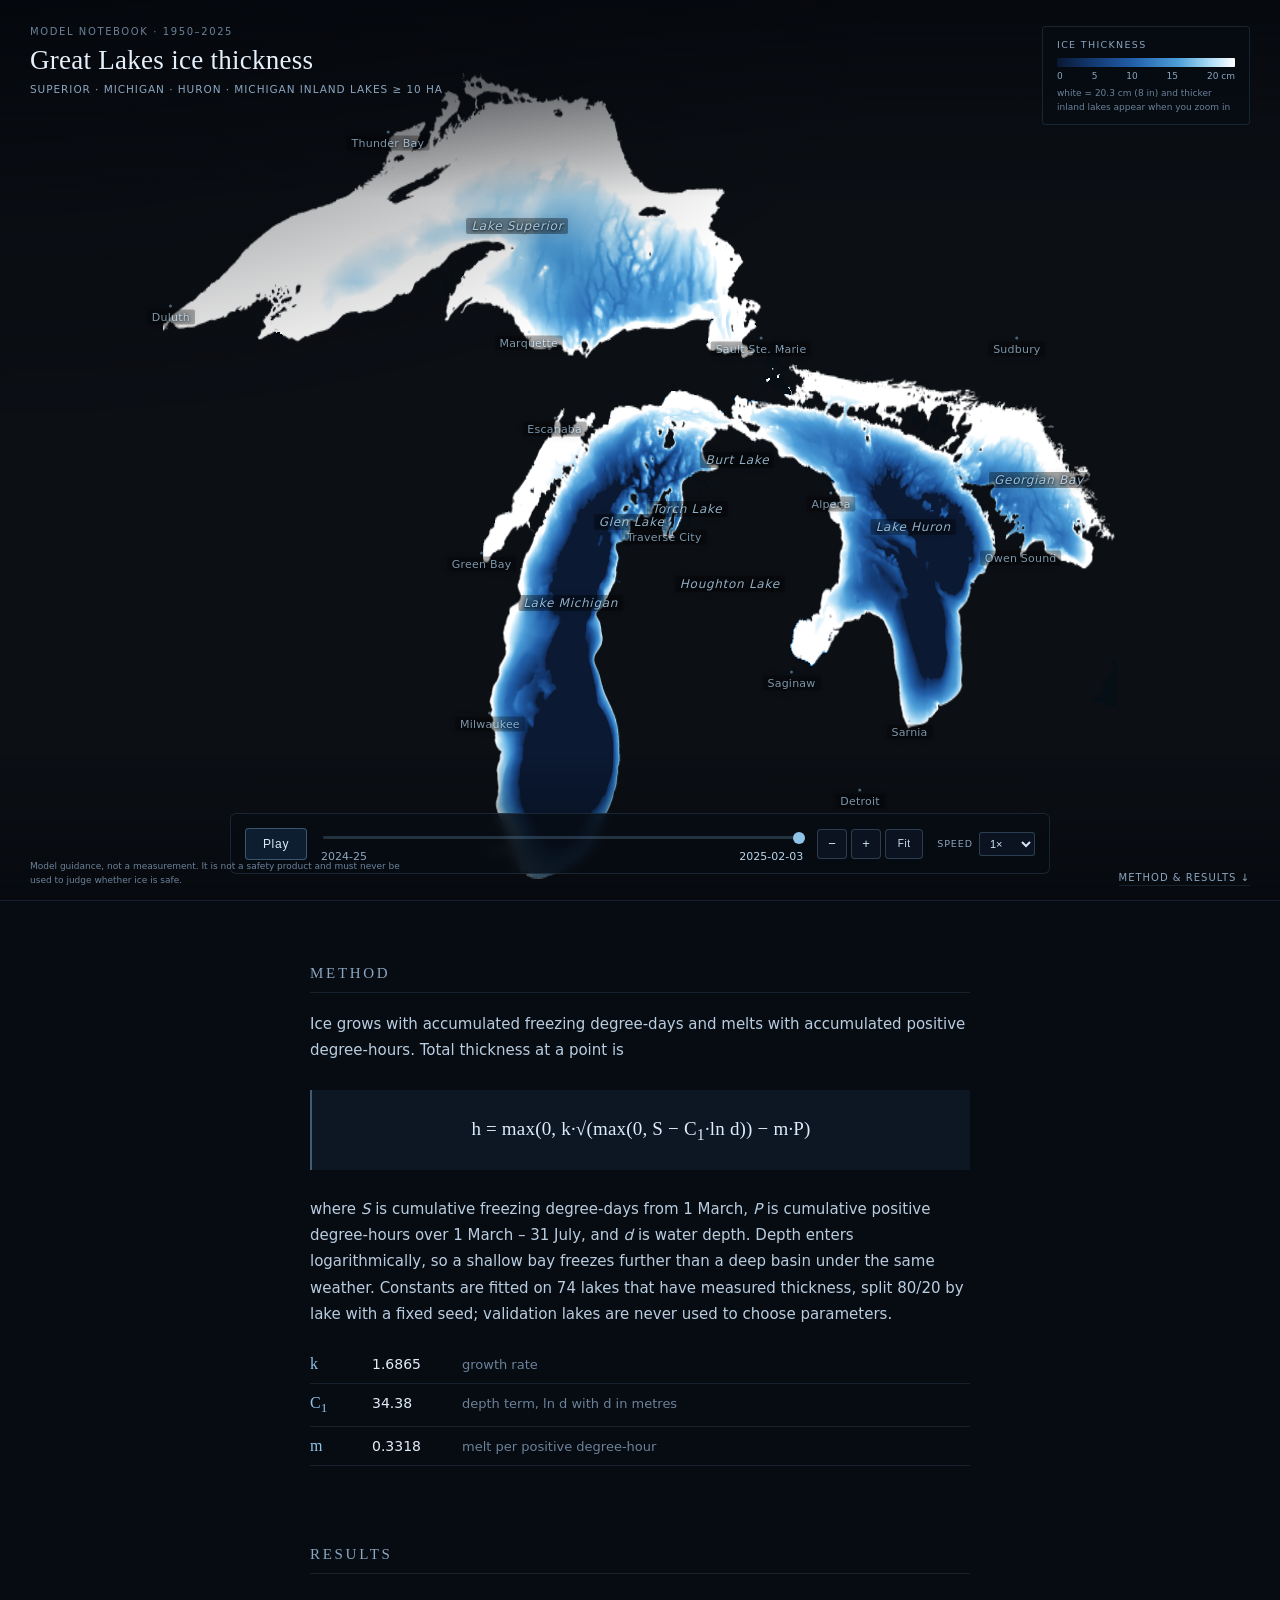
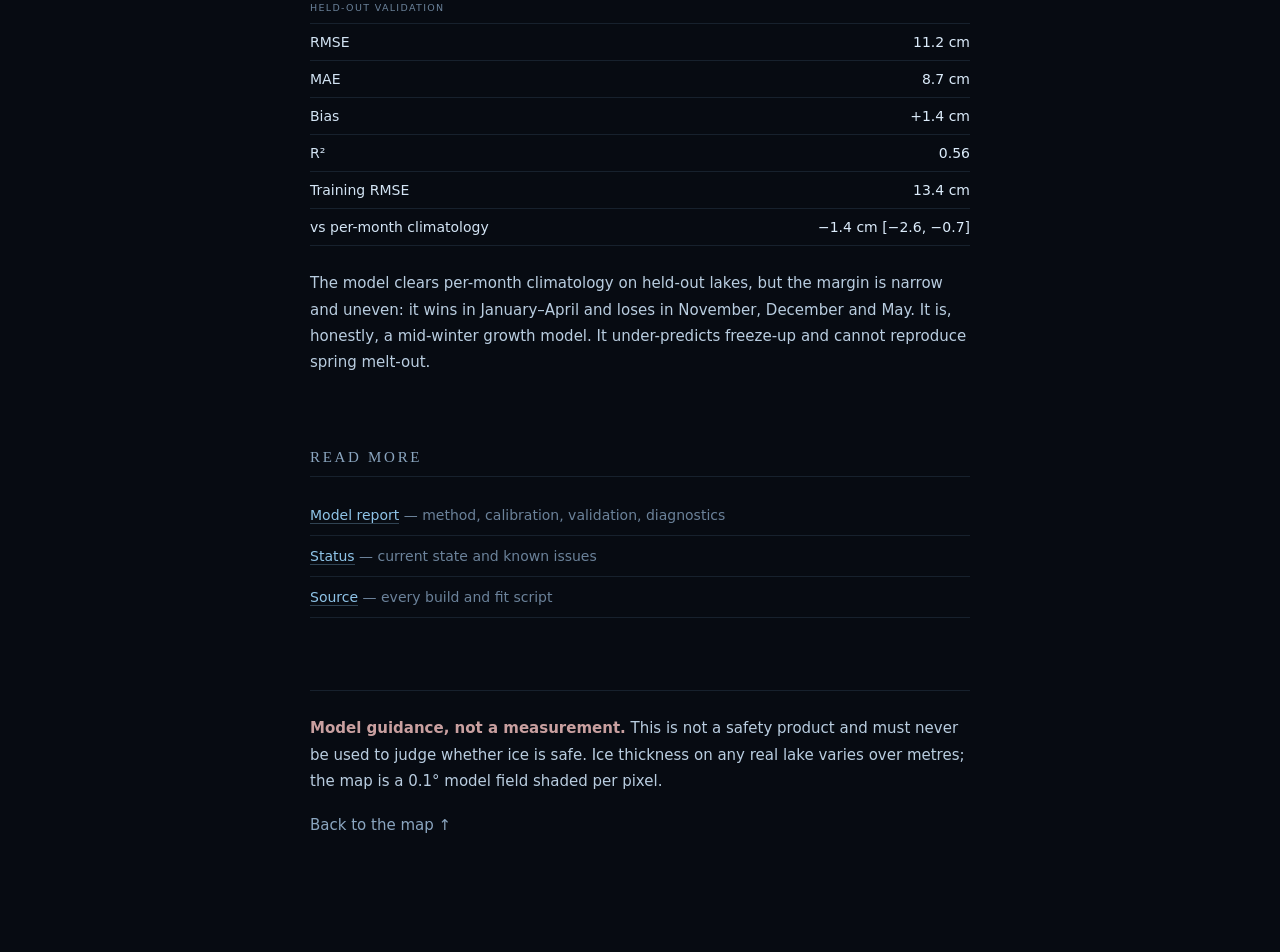
<file: index.html>
<!doctype html>
<html lang="en">
<head>
<meta charset="utf-8">
<meta name="viewport" content="width=device-width, initial-scale=1">
<title>Great Lakes ice thickness, 1950–2025</title>
<meta name="description" content="Modelled lake ice thickness for Lake Superior, Lake Michigan, Lake Huron and Michigan inland lakes, 1950–2025. Model guidance, not a measurement.">
<link rel="stylesheet" href="style.css">
</head>
<body>

<section id="stage">
  <canvas id="map"></canvas>
  <div id="scrim" aria-hidden="true"></div>
  <div id="labels" aria-hidden="true"></div>

  <div id="chrome">
    <header id="titleblock">
      <p class="kicker">Model notebook · 1950–2025</p>
      <h1>Great Lakes ice thickness</h1>
      <p class="sub">Superior · Michigan · Huron · Michigan inland lakes ≥ 10 ha</p>
    </header>

    <div id="legend">
      <div class="legend-title">Ice thickness</div>
      <div class="legend-bar"></div>
      <div class="legend-ticks"><span>0</span><span>5</span><span>10</span><span>15</span><span>20 cm</span></div>
      <div class="legend-note">white = 20.3 cm (8 in) and thicker<br>inland lakes appear when you zoom in</div>
    </div>

    <div id="controls">
      <button id="play" type="button" aria-label="Play">Play</button>
      <div class="scrub">
        <input id="season" type="range" min="0" max="0" step="1" value="0" aria-label="Season">
        <div class="scrub-row"><span id="seasonLabel">—</span><span id="dateLabel"></span></div>
      </div>
      <div class="zoomers" role="group" aria-label="Zoom">
        <button id="zoomOut" type="button" aria-label="Zoom out">−</button>
        <button id="zoomIn" type="button" aria-label="Zoom in">+</button>
        <button id="fit" type="button" aria-label="Reset view">Fit</button>
      </div>
      <label class="speed">Speed
        <select id="speed">
          <option value="0.5">0.5×</option>
          <option value="1" selected>1×</option>
          <option value="2">2×</option>
          <option value="4">4×</option>
        </select>
      </label>
    </div>

    <footer id="disclaimer">
      Model guidance, not a measurement. It is not a safety product and must
      never be used to judge whether ice is safe.
    </footer>

    <a id="scrollhint" href="#notebook">Method &amp; results ↓</a>
  </div>

  <div id="loading">Loading…</div>
  <div id="error" hidden></div>
</section>

<main id="notebook">

  <section class="sheet">
    <h2>Method</h2>
    <p>
      Ice grows with accumulated freezing degree-days and melts with accumulated
      positive degree-hours. Total thickness at a point is
    </p>
    <p class="formula">h = max(0, k·√(max(0, S − C<sub>1</sub>·ln d)) − m·P)</p>
    <p>
      where <em>S</em> is cumulative freezing degree-days from 1 March, <em>P</em>
      is cumulative positive degree-hours over 1 March – 31 July, and <em>d</em>
      is water depth. Depth enters logarithmically, so a shallow bay freezes
      further than a deep basin under the same weather. Constants are fitted on
      74 lakes that have measured thickness, split 80/20 by lake with a fixed
      seed; validation lakes are never used to choose parameters.
    </p>
    <table class="params">
      <tbody>
        <tr><th>k</th><td>1.6865</td><td>growth rate</td></tr>
        <tr><th>C<sub>1</sub></th><td>34.38</td><td>depth term, ln d with d in metres</td></tr>
        <tr><th>m</th><td>0.3318</td><td>melt per positive degree-hour</td></tr>
      </tbody>
    </table>
  </section>

  <section class="sheet">
    <h2>Results</h2>
    <table class="results">
      <thead><tr><th>Held-out validation</th><th></th></tr></thead>
      <tbody>
        <tr><td>RMSE</td><td>11.2 cm</td></tr>
        <tr><td>MAE</td><td>8.7 cm</td></tr>
        <tr><td>Bias</td><td>+1.4 cm</td></tr>
        <tr><td>R²</td><td>0.56</td></tr>
        <tr><td>Training RMSE</td><td>13.4 cm</td></tr>
        <tr><td>vs per-month climatology</td><td>−1.4 cm [−2.6, −0.7]</td></tr>
      </tbody>
    </table>
    <p>
      The model clears per-month climatology on held-out lakes, but the margin is
      narrow and uneven: it wins in January–April and loses in November,
      December and May. It is, honestly, a mid-winter growth model. It
      under-predicts freeze-up and cannot reproduce spring melt-out.
    </p>
  </section>

  <section class="sheet">
    <h2>Read more</h2>
    <ul class="links">
      <li><a href="https://github.com/evanehodson/great-lakes-ice-thickness/blob/main/reports/model-v1.md">Model report</a> — method, calibration, validation, diagnostics</li>
      <li><a href="https://github.com/evanehodson/great-lakes-ice-thickness/blob/main/reports/STATUS.md">Status</a> — current state and known issues</li>
      <li><a href="https://github.com/evanehodson/great-lakes-ice-thickness">Source</a> — every build and fit script</li>
    </ul>
  </section>

  <footer class="colophon">
    <p>
      <strong>Model guidance, not a measurement.</strong> This is not a safety
      product and must never be used to judge whether ice is safe. Ice thickness
      on any real lake varies over metres; the map is a 0.1° model field shaded
      per pixel.
    </p>
    <p><a href="#stage">Back to the map ↑</a></p>
  </footer>

</main>

<script src="app.js"></script>
</body>
</html>
</file>
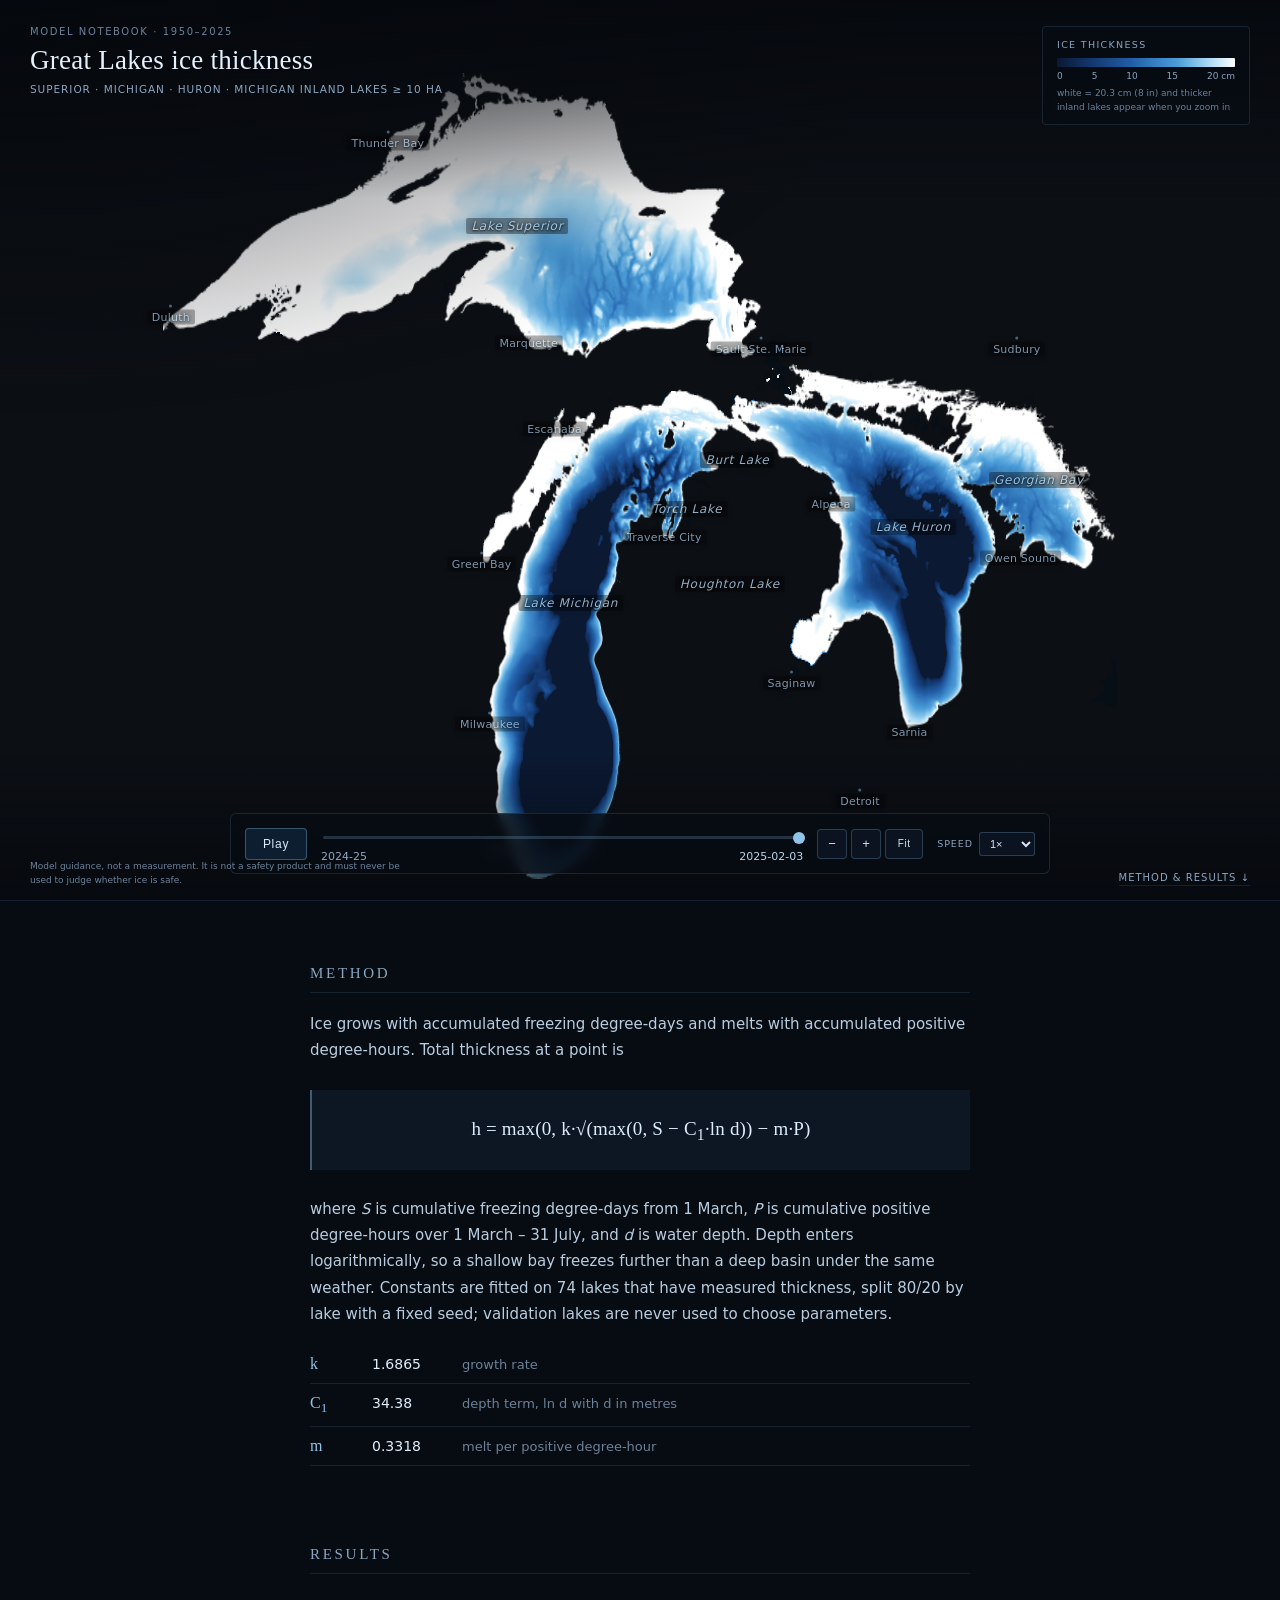
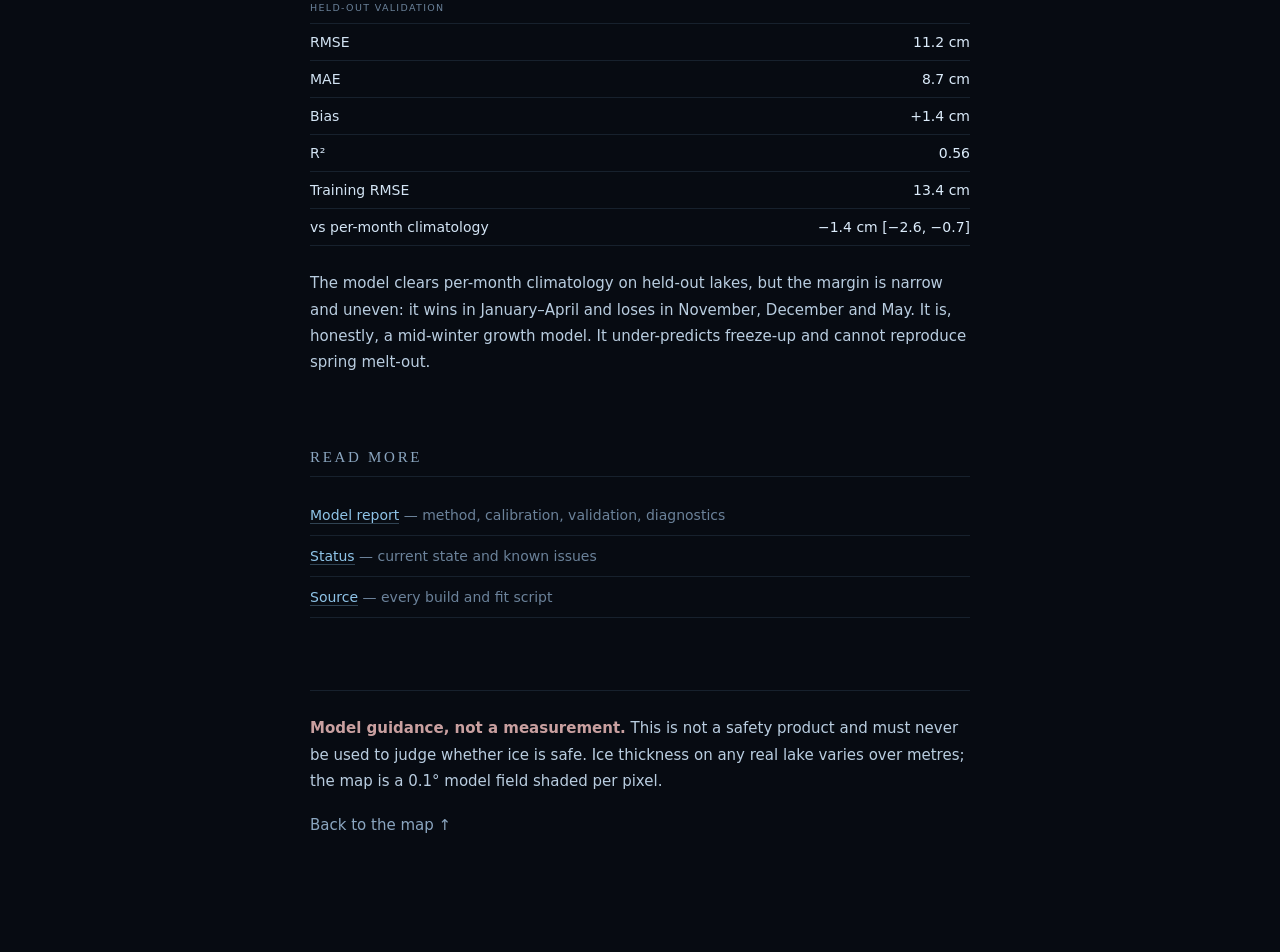
<file: web/index.html>
<!doctype html>
<html lang="en">
<head>
<meta charset="utf-8">
<meta name="viewport" content="width=device-width, initial-scale=1, viewport-fit=cover">
<meta name="theme-color" content="#05080d">
<title>Great Lakes ice thickness, 1950–2025</title>
<meta name="description" content="Modelled lake ice thickness for Lake Superior, Lake Michigan, Lake Huron and Michigan inland lakes, 1950–2025. Model guidance, not a measurement.">
<link rel="stylesheet" href="style.css">
</head>
<body>

<section id="stage">
  <canvas id="map"></canvas>
  <div id="scrim" aria-hidden="true"></div>
  <div id="labels" aria-hidden="true"></div>

  <div id="chrome">
    <div id="top">
      <header id="titleblock">
        <p class="kicker">Model notebook · 1950–2025</p>
        <h1>Great Lakes ice thickness</h1>
        <p class="sub">Superior · Michigan · Huron · Michigan inland lakes ≥ 10 ha</p>
      </header>

      <div id="legend">
        <div class="legend-title">Ice thickness</div>
        <div class="legend-bar"></div>
        <div class="legend-ticks"><span>0</span><span>5</span><span>10</span><span>15</span><span>20 cm</span></div>
        <div class="legend-note">white = 20.3 cm (8 in) and thicker<br>inland lakes appear when you zoom in</div>
      </div>
    </div>

    <div id="dock">
      <div id="controls">
        <button id="play" type="button" aria-label="Play">Play</button>
        <div class="scrub">
          <input id="season" type="range" min="0" max="0" step="1" value="0" aria-label="Season">
          <div class="scrub-row"><span id="seasonLabel">—</span><span id="dateLabel"></span></div>
        </div>
        <div class="zoomers" role="group" aria-label="Zoom">
          <button id="zoomOut" type="button" aria-label="Zoom out">−</button>
          <button id="zoomIn" type="button" aria-label="Zoom in">+</button>
          <button id="fit" type="button" aria-label="Reset view">Fit</button>
        </div>
        <label class="speed"><span>Speed</span>
          <select id="speed" aria-label="Playback speed">
            <option value="0.5">0.5×</option>
            <option value="1" selected>1×</option>
            <option value="2">2×</option>
            <option value="4">4×</option>
          </select>
        </label>
      </div>

      <footer id="disclaimer">
        Model guidance, not a measurement. It is not a safety product and must
        never be used to judge whether ice is safe.
      </footer>

      <a id="scrollhint" href="#notebook">Method &amp; results ↓</a>
    </div>
  </div>

  <div id="loading">Loading…</div>
  <div id="error" hidden></div>
</section>

<main id="notebook">

  <section class="sheet">
    <h2>Method</h2>
    <p>
      Ice grows with accumulated freezing degree-days and melts with accumulated
      positive degree-hours. Total thickness at a point is
    </p>
    <p class="formula">h = max(0, k·√(max(0, S − C<sub>1</sub>·ln d)) − m·P)</p>
    <p>
      where <em>S</em> is cumulative freezing degree-days from 1 March, <em>P</em>
      is cumulative positive degree-hours over 1 March – 31 July, and <em>d</em>
      is water depth. Depth enters logarithmically, so a shallow bay freezes
      further than a deep basin under the same weather. Constants are fitted on
      74 lakes that have measured thickness, split 80/20 by lake with a fixed
      seed; validation lakes are never used to choose parameters.
    </p>
    <table class="params">
      <tbody>
        <tr><th>k</th><td>1.6865</td><td>growth rate</td></tr>
        <tr><th>C<sub>1</sub></th><td>34.38</td><td>depth term, ln d with d in metres</td></tr>
        <tr><th>m</th><td>0.3318</td><td>melt per positive degree-hour</td></tr>
      </tbody>
    </table>
  </section>

  <section class="sheet">
    <h2>Results</h2>
    <table class="results">
      <thead><tr><th>Held-out validation</th><th></th></tr></thead>
      <tbody>
        <tr><td>RMSE</td><td>11.2 cm</td></tr>
        <tr><td>MAE</td><td>8.7 cm</td></tr>
        <tr><td>Bias</td><td>+1.4 cm</td></tr>
        <tr><td>R²</td><td>0.56</td></tr>
        <tr><td>Training RMSE</td><td>13.4 cm</td></tr>
        <tr><td>vs per-month climatology</td><td>−1.4 cm [−2.6, −0.7]</td></tr>
      </tbody>
    </table>
    <p>
      The model clears per-month climatology on held-out lakes, but the margin is
      narrow and uneven: it wins in January–April and loses in November,
      December and May. It is, honestly, a mid-winter growth model. It
      under-predicts freeze-up and cannot reproduce spring melt-out.
    </p>
  </section>

  <section class="sheet">
    <h2>Read more</h2>
    <ul class="links">
      <li><a href="https://github.com/evanehodson/great-lakes-ice-thickness/blob/main/reports/model-v1.md">Model report</a> — method, calibration, validation, diagnostics</li>
      <li><a href="https://github.com/evanehodson/great-lakes-ice-thickness/blob/main/reports/STATUS.md">Status</a> — current state and known issues</li>
      <li><a href="https://github.com/evanehodson/great-lakes-ice-thickness">Source</a> — every build and fit script</li>
    </ul>
  </section>

  <footer class="colophon">
    <p>
      <strong>Model guidance, not a measurement.</strong> This is not a safety
      product and must never be used to judge whether ice is safe. Ice thickness
      on any real lake varies over metres; the map is a 0.1° model field shaded
      per pixel.
    </p>
    <p><a href="#stage">Back to the map ↑</a></p>
  </footer>

</main>

<script src="app.js"></script>
</body>
</html>
</file>
<file: style.css>
:root {
  --ink: #d3e4f4;
  --ink-dim: #8ba6c0;
  --muted: #6b829a;
  --bg: #05080d;
  --paper: #070b12;
  --rule: rgba(120, 170, 210, 0.14);
  --edge: rgba(120, 170, 210, 0.16);
  --panel: rgba(7, 12, 20, 0.78);
  --accent: #8fc4e8;
  --serif: "Iowan Old Style", "Palatino Linotype", Palatino, "Book Antiqua", Georgia, serif;
  --sans: "Inter", "Segoe UI", system-ui, -apple-system, sans-serif;
}

* { box-sizing: border-box; }

html { scroll-behavior: smooth; }
@media (prefers-reduced-motion: reduce) {
  html { scroll-behavior: auto; }
}

body {
  margin: 0;
  background: var(--bg);
  color: var(--ink);
  font-family: var(--sans);
  -webkit-font-smoothing: antialiased;
}

/* ---------------------------------------------------------------- the map */

#stage {
  position: relative;
  height: 100svh;
  min-height: 520px;
  overflow: hidden;
  background: var(--bg);
}

#map {
  position: absolute;
  inset: 0;
  width: 100%;
  height: 100%;
  display: block;
  cursor: grab;
  touch-action: none;
}

#scrim {
  position: absolute;
  inset: 0;
  pointer-events: none;
  /* Darkens only the top band and the corners, so the title stays readable over
     bright ice without dimming the middle of the map. */
  background:
    linear-gradient(180deg, rgba(5, 8, 13, 0.82) 0%, rgba(5, 8, 13, 0) 22%),
    radial-gradient(70% 46% at 0% 0%, rgba(5, 8, 13, 0.7) 0%, rgba(5, 8, 13, 0) 100%),
    linear-gradient(0deg, rgba(5, 8, 13, 0.75) 0%, rgba(5, 8, 13, 0) 16%);
}

#labels {
  position: absolute;
  inset: 0;
  pointer-events: none;
  overflow: hidden;
}

.label {
  position: absolute;
  transform: translate(-50%, -50%);
  white-space: nowrap;
  color: #a8cbe6;
  /* Labels sit over white ice as often as over black water, so a dark halo plus
     a faint plate carries the contrast in both directions. */
  text-shadow: 0 1px 2px rgba(0, 0, 0, 0.95), 0 0 4px rgba(0, 0, 0, 0.95),
               0 0 12px rgba(0, 0, 0, 0.8);
  background: rgba(4, 8, 14, 0.42);
  border-radius: 2px;
  padding: 1px 5px;
  letter-spacing: 0.02em;
}

.label.city { font-size: 11px; opacity: 0.72; }
.label.lake { font-size: 12px; font-style: italic; opacity: 0.85; letter-spacing: 0.06em; }

.label.city::before {
  content: "";
  position: absolute;
  left: 50%;
  top: -5px;
  width: 3px;
  height: 3px;
  margin-left: -1.5px;
  border-radius: 50%;
  background: #8fb8d8;
  opacity: 0.7;
}

#chrome { position: absolute; inset: 0; pointer-events: none; }
#chrome > * { pointer-events: auto; }

#titleblock {
  position: absolute;
  top: 26px;
  left: 30px;
  max-width: min(520px, calc(100vw - 280px));
}

.kicker {
  margin: 0 0 8px;
  font-size: 10px;
  letter-spacing: 0.16em;
  text-transform: uppercase;
  color: var(--muted);
}

#titleblock h1 {
  margin: 0;
  font-family: var(--serif);
  font-size: 27px;
  font-weight: 500;
  letter-spacing: 0.01em;
  color: #e6f1fc;
}

#titleblock .sub {
  margin: 7px 0 0;
  font-size: 10.5px;
  letter-spacing: 0.09em;
  text-transform: uppercase;
  color: var(--ink-dim);
}

#legend {
  position: absolute;
  top: 26px;
  right: 30px;
  width: 208px;
  padding: 12px 14px 10px;
  background: var(--panel);
  border: 1px solid var(--edge);
  border-radius: 4px;
  backdrop-filter: blur(6px);
}

.legend-title {
  font-size: 9.5px;
  letter-spacing: 0.14em;
  text-transform: uppercase;
  color: var(--ink-dim);
  margin-bottom: 8px;
}

.legend-bar {
  height: 9px;
  border-radius: 1px;
  background: linear-gradient(90deg,
    #0b1932 0%, #12356b 18%, #215ea8 42%, #4c9ed9 68%, #addcf5 86%, #ffffff 100%);
}

.legend-ticks {
  display: flex;
  justify-content: space-between;
  font-size: 9px;
  color: var(--ink-dim);
  margin-top: 4px;
  font-variant-numeric: tabular-nums;
}

.legend-note {
  margin-top: 6px;
  font-size: 9px;
  line-height: 1.5;
  color: var(--muted);
}

#controls {
  position: absolute;
  left: 50%;
  bottom: 26px;
  transform: translateX(-50%);
  display: flex;
  align-items: center;
  gap: 14px;
  padding: 10px 14px;
  width: min(820px, calc(100vw - 56px));
  background: var(--panel);
  border: 1px solid var(--edge);
  border-radius: 6px;
  backdrop-filter: blur(6px);
}

#play {
  flex: 0 0 auto;
  width: 62px;
  height: 32px;
  border-radius: 4px;
  border: 1px solid rgba(140, 190, 225, 0.35);
  background: rgba(30, 70, 110, 0.35);
  color: #dcecfb;
  font-size: 12px;
  letter-spacing: 0.06em;
  cursor: pointer;
}
#play:hover { background: rgba(40, 92, 140, 0.45); }

.scrub { flex: 1 1 auto; min-width: 90px; }

#season {
  width: 100%;
  -webkit-appearance: none;
  appearance: none;
  height: 3px;
  border-radius: 2px;
  background: rgba(140, 190, 225, 0.22);
  outline: none;
}

#season::-webkit-slider-thumb {
  -webkit-appearance: none;
  appearance: none;
  width: 12px;
  height: 12px;
  border-radius: 50%;
  background: var(--accent);
  border: none;
  cursor: pointer;
}

#season::-moz-range-thumb {
  width: 12px;
  height: 12px;
  border-radius: 50%;
  background: var(--accent);
  border: none;
  cursor: pointer;
}

.scrub-row {
  display: flex;
  justify-content: space-between;
  margin-top: 7px;
  font-size: 11px;
  color: var(--ink-dim);
  font-variant-numeric: tabular-nums;
}

#dateLabel { color: #b9d4ea; }

.zoomers { flex: 0 0 auto; display: flex; gap: 4px; }

.zoomers button {
  width: 30px;
  height: 30px;
  border-radius: 4px;
  border: 1px solid rgba(140, 190, 225, 0.25);
  background: rgba(12, 22, 34, 0.9);
  color: var(--ink);
  font-size: 13px;
  line-height: 1;
  cursor: pointer;
}
.zoomers button:hover { background: rgba(30, 70, 110, 0.5); }
#fit { width: 38px; font-size: 10px; letter-spacing: 0.06em; }

.speed {
  flex: 0 0 auto;
  font-size: 9.5px;
  letter-spacing: 0.1em;
  text-transform: uppercase;
  color: var(--ink-dim);
  display: flex;
  align-items: center;
  gap: 6px;
}

#speed {
  background: rgba(12, 22, 34, 0.9);
  color: var(--ink);
  border: 1px solid rgba(140, 190, 225, 0.25);
  border-radius: 3px;
  padding: 4px 6px;
  font-size: 11px;
}

#disclaimer {
  position: absolute;
  left: 30px;
  bottom: 12px;
  max-width: 380px;
  font-size: 9px;
  line-height: 1.55;
  color: var(--muted);
}

#scrollhint {
  position: absolute;
  right: 30px;
  bottom: 14px;
  font-size: 10px;
  letter-spacing: 0.1em;
  text-transform: uppercase;
  color: var(--ink-dim);
  text-decoration: none;
  border-bottom: 1px solid var(--rule);
  padding-bottom: 2px;
}
#scrollhint:hover { color: var(--ink); }

#loading {
  position: absolute;
  inset: 0;
  display: grid;
  place-items: center;
  background: var(--bg);
  color: var(--ink-dim);
  font-size: 11px;
  letter-spacing: 0.16em;
  text-transform: uppercase;
  transition: opacity 0.4s ease;
}
#loading.done { opacity: 0; pointer-events: none; }

#error {
  position: absolute;
  inset: 0;
  display: grid;
  place-items: center;
  padding: 40px;
  background: var(--bg);
  color: #e8b4b4;
  font-size: 13px;
  line-height: 1.6;
  text-align: center;
  white-space: pre-wrap;
}

/* An author `display` rule overrides the UA stylesheet's [hidden] { display:none },
   so without this the full-screen error panel stays painted over the map even when
   there is no error — the page looks black while every canvas pixel is correct. */
#error[hidden] { display: none; }

/* ---------------------------------------------------------------- notebook */

#notebook {
  background: var(--paper);
  border-top: 1px solid var(--rule);
  padding: 0 24px 96px;
}

.sheet {
  max-width: 660px;
  margin: 0 auto;
  padding: 64px 0 0;
}

.sheet + .sheet { padding-top: 56px; }

#notebook h2 {
  margin: 0 0 18px;
  font-family: var(--serif);
  font-size: 15px;
  font-weight: 500;
  letter-spacing: 0.18em;
  text-transform: uppercase;
  color: var(--ink-dim);
  padding-bottom: 10px;
  border-bottom: 1px solid var(--rule);
}

#notebook p { margin: 0 0 18px; font-size: 15px; line-height: 1.75; color: #b9cde0; }
#notebook code {
  font-family: "Cascadia Mono", Consolas, monospace;
  font-size: 12.5px;
  color: var(--accent);
}

.formula {
  margin: 26px 0 !important;
  padding: 22px 20px;
  text-align: center;
  font-family: var(--serif);
  font-size: 19px !important;
  color: #dcecfb !important;
  background: rgba(20, 36, 56, 0.45);
  border-left: 2px solid rgba(143, 196, 232, 0.4);
  letter-spacing: 0.01em;
}

table {
  width: 100%;
  border-collapse: collapse;
  margin: 0 0 24px;
  font-size: 14px;
}

table th, table td {
  text-align: left;
  padding: 10px 0;
  border-bottom: 1px solid var(--rule);
  vertical-align: baseline;
}

table thead th {
  font-size: 9.5px;
  letter-spacing: 0.14em;
  text-transform: uppercase;
  color: var(--muted);
  font-weight: 500;
}

table.params th {
  width: 62px;
  font-family: var(--serif);
  font-size: 16px;
  font-weight: 500;
  color: var(--accent);
}

table.params td:nth-child(2) {
  width: 90px;
  font-variant-numeric: tabular-nums;
  color: #e2eefa;
}

table.params td:nth-child(3),
table.results td:last-child {
  color: var(--muted);
  font-size: 13px;
}

table.results td:last-child {
  text-align: right;
  font-variant-numeric: tabular-nums;
  color: #dcecfb;
  font-size: 14px;
}

ul.links {
  margin: 0;
  padding: 0;
  list-style: none;
}

ul.links li {
  padding: 12px 0;
  border-bottom: 1px solid var(--rule);
  font-size: 14px;
  color: var(--muted);
}

ul.links a {
  color: var(--accent);
  text-decoration: none;
  border-bottom: 1px solid rgba(143, 196, 232, 0.3);
}

ul.links a:hover { border-bottom-color: var(--accent); }

.colophon {
  max-width: 660px;
  margin: 72px auto 0;
  padding-top: 24px;
  border-top: 1px solid var(--rule);
  font-size: 12.5px;
  line-height: 1.7;
  color: var(--muted);
}

.colophon p { margin: 0 0 12px; }
.colophon strong { color: #c9a0a0; font-weight: 600; }
.colophon a { color: var(--ink-dim); text-decoration: none; }
.colophon a:hover { color: var(--ink); }

/* ---------------------------------------------------------------- narrow */

@media (max-width: 760px) {
  #legend { display: none; }
  #titleblock { top: 18px; left: 18px; max-width: calc(100vw - 36px); }
  #titleblock h1 { font-size: 21px; }
  #controls {
    bottom: 16px;
    width: calc(100vw - 24px);
    gap: 10px;
    padding: 9px 10px;
    flex-wrap: wrap;
  }
  #disclaimer { display: none; }
  #scrollhint { right: 18px; bottom: 118px; }
  .sheet { padding-top: 48px; }
  #notebook { padding: 0 20px 72px; }
}
</file>
<file: web/style.css>
:root {
  --ink: #d3e4f4;
  --ink-dim: #8ba6c0;
  --muted: #6b829a;
  --bg: #05080d;
  --paper: #070b12;
  --rule: rgba(120, 170, 210, 0.14);
  --edge: rgba(120, 170, 210, 0.16);
  --panel: rgba(7, 12, 20, 0.78);
  --accent: #8fc4e8;
  --serif: "Iowan Old Style", "Palatino Linotype", Palatino, "Book Antiqua", Georgia, serif;
  --sans: "Inter", "Segoe UI", system-ui, -apple-system, sans-serif;
}

* { box-sizing: border-box; }

html {
  scroll-behavior: smooth;
  -webkit-text-size-adjust: 100%;
  text-size-adjust: 100%;
}

/* No double-tap-to-zoom delay on controls. */
button, select, input, a { touch-action: manipulation; }
@media (prefers-reduced-motion: reduce) {
  html { scroll-behavior: auto; }
}

body {
  margin: 0;
  background: var(--bg);
  color: var(--ink);
  font-family: var(--sans);
  -webkit-font-smoothing: antialiased;
}

/* ---------------------------------------------------------------- the map */

#stage {
  position: relative;
  height: 100vh;
  height: 100svh;
  min-height: 520px;
  overflow: hidden;
  background: var(--bg);
}

#map {
  position: absolute;
  inset: 0;
  width: 100%;
  height: 100%;
  display: block;
  cursor: grab;
  /* pan-y keeps one-finger vertical swipes scrolling the page (so the notebook
     below stays reachable on a phone). app.js switches this to "none" once the
     map is zoomed in, so a drag pans the map instead. Pinch is handled in JS. */
  touch-action: pan-y;
  -webkit-user-select: none;
  user-select: none;
  -webkit-touch-callout: none;
}

#scrim {
  position: absolute;
  inset: 0;
  pointer-events: none;
  /* Darkens only the top band and the corners, so the title stays readable over
     bright ice without dimming the middle of the map. */
  background:
    linear-gradient(180deg, rgba(5, 8, 13, 0.82) 0%, rgba(5, 8, 13, 0) 22%),
    radial-gradient(70% 46% at 0% 0%, rgba(5, 8, 13, 0.7) 0%, rgba(5, 8, 13, 0) 100%),
    linear-gradient(0deg, rgba(5, 8, 13, 0.75) 0%, rgba(5, 8, 13, 0) 16%);
}

#labels {
  position: absolute;
  inset: 0;
  pointer-events: none;
  overflow: hidden;
}

.label {
  position: absolute;
  transform: translate(-50%, -50%);
  white-space: nowrap;
  color: #a8cbe6;
  /* Labels sit over white ice as often as over black water, so a dark halo plus
     a faint plate carries the contrast in both directions. */
  text-shadow: 0 1px 2px rgba(0, 0, 0, 0.95), 0 0 4px rgba(0, 0, 0, 0.95),
               0 0 12px rgba(0, 0, 0, 0.8);
  background: rgba(4, 8, 14, 0.42);
  border-radius: 2px;
  padding: 1px 5px;
  letter-spacing: 0.02em;
}

.label.city { font-size: 11px; opacity: 0.72; }
.label.lake { font-size: 12px; font-style: italic; opacity: 0.85; letter-spacing: 0.06em; }

.label.city::before {
  content: "";
  position: absolute;
  left: 50%;
  top: -5px;
  width: 3px;
  height: 3px;
  margin-left: -1.5px;
  border-radius: 50%;
  background: #8fb8d8;
  opacity: 0.7;
}

#chrome { position: absolute; inset: 0; pointer-events: none; }
#chrome > * { pointer-events: auto; }

/* #top and #dock only group the chrome for the phone layout. On wider screens
   they vanish (display: contents) and their children position themselves
   against #chrome exactly as before. */
#top, #dock { display: contents; }
#top > *, #dock > * { pointer-events: auto; }

#titleblock {
  position: absolute;
  top: 26px;
  left: 30px;
  max-width: min(520px, calc(100vw - 280px));
}

.kicker {
  margin: 0 0 8px;
  font-size: 10px;
  letter-spacing: 0.16em;
  text-transform: uppercase;
  color: var(--muted);
}

#titleblock h1 {
  margin: 0;
  font-family: var(--serif);
  font-size: 27px;
  font-weight: 500;
  letter-spacing: 0.01em;
  color: #e6f1fc;
}

#titleblock .sub {
  margin: 7px 0 0;
  font-size: 10.5px;
  letter-spacing: 0.09em;
  text-transform: uppercase;
  color: var(--ink-dim);
}

#legend {
  position: absolute;
  top: 26px;
  right: 30px;
  width: 208px;
  padding: 12px 14px 10px;
  background: var(--panel);
  border: 1px solid var(--edge);
  border-radius: 4px;
  -webkit-backdrop-filter: blur(6px);
  backdrop-filter: blur(6px);
}

.legend-title {
  font-size: 9.5px;
  letter-spacing: 0.14em;
  text-transform: uppercase;
  color: var(--ink-dim);
  margin-bottom: 8px;
}

.legend-bar {
  height: 9px;
  border-radius: 1px;
  background: linear-gradient(90deg,
    #0b1932 0%, #12356b 18%, #215ea8 42%, #4c9ed9 68%, #addcf5 86%, #ffffff 100%);
}

.legend-ticks {
  display: flex;
  justify-content: space-between;
  font-size: 9px;
  color: var(--ink-dim);
  margin-top: 4px;
  font-variant-numeric: tabular-nums;
}

.legend-note {
  margin-top: 6px;
  font-size: 9px;
  line-height: 1.5;
  color: var(--muted);
}

#controls {
  position: absolute;
  left: 50%;
  bottom: 26px;
  transform: translateX(-50%);
  display: flex;
  align-items: center;
  gap: 14px;
  padding: 10px 14px;
  width: min(820px, calc(100vw - 56px));
  background: var(--panel);
  border: 1px solid var(--edge);
  border-radius: 6px;
  -webkit-backdrop-filter: blur(6px);
  backdrop-filter: blur(6px);
}

#play {
  flex: 0 0 auto;
  width: 62px;
  height: 32px;
  border-radius: 4px;
  border: 1px solid rgba(140, 190, 225, 0.35);
  background: rgba(30, 70, 110, 0.35);
  color: #dcecfb;
  font-size: 12px;
  letter-spacing: 0.06em;
  cursor: pointer;
}
#play:hover { background: rgba(40, 92, 140, 0.45); }

.scrub { flex: 1 1 auto; min-width: 90px; }

#season {
  width: 100%;
  -webkit-appearance: none;
  appearance: none;
  height: 3px;
  border-radius: 2px;
  background: rgba(140, 190, 225, 0.22);
  outline: none;
}

#season::-webkit-slider-thumb {
  -webkit-appearance: none;
  appearance: none;
  width: 12px;
  height: 12px;
  border-radius: 50%;
  background: var(--accent);
  border: none;
  cursor: pointer;
}

#season::-moz-range-thumb {
  width: 12px;
  height: 12px;
  border-radius: 50%;
  background: var(--accent);
  border: none;
  cursor: pointer;
}

.scrub-row {
  display: flex;
  justify-content: space-between;
  margin-top: 7px;
  font-size: 11px;
  color: var(--ink-dim);
  font-variant-numeric: tabular-nums;
}

#dateLabel { color: #b9d4ea; }

.zoomers { flex: 0 0 auto; display: flex; gap: 4px; }

.zoomers button {
  width: 30px;
  height: 30px;
  border-radius: 4px;
  border: 1px solid rgba(140, 190, 225, 0.25);
  background: rgba(12, 22, 34, 0.9);
  color: var(--ink);
  font-size: 13px;
  line-height: 1;
  cursor: pointer;
}
.zoomers button:hover { background: rgba(30, 70, 110, 0.5); }
#fit { width: 38px; font-size: 10px; letter-spacing: 0.06em; }

.speed {
  flex: 0 0 auto;
  font-size: 9.5px;
  letter-spacing: 0.1em;
  text-transform: uppercase;
  color: var(--ink-dim);
  display: flex;
  align-items: center;
  gap: 6px;
}

#speed {
  background: rgba(12, 22, 34, 0.9);
  color: var(--ink);
  border: 1px solid rgba(140, 190, 225, 0.25);
  border-radius: 3px;
  padding: 4px 6px;
  font-size: 11px;
}

#disclaimer {
  position: absolute;
  left: 30px;
  bottom: 12px;
  max-width: 380px;
  font-size: 9px;
  line-height: 1.55;
  color: var(--muted);
}

#scrollhint {
  position: absolute;
  right: 30px;
  bottom: 14px;
  font-size: 10px;
  letter-spacing: 0.1em;
  text-transform: uppercase;
  color: var(--ink-dim);
  text-decoration: none;
  border-bottom: 1px solid var(--rule);
  padding-bottom: 2px;
}
#scrollhint:hover { color: var(--ink); }

#loading {
  position: absolute;
  inset: 0;
  display: grid;
  place-items: center;
  background: var(--bg);
  color: var(--ink-dim);
  font-size: 11px;
  letter-spacing: 0.16em;
  text-transform: uppercase;
  transition: opacity 0.4s ease;
}
#loading.done { opacity: 0; pointer-events: none; }

#error {
  position: absolute;
  inset: 0;
  display: grid;
  place-items: center;
  padding: 40px;
  background: var(--bg);
  color: #e8b4b4;
  font-size: 13px;
  line-height: 1.6;
  text-align: center;
  white-space: pre-wrap;
}

/* An author `display` rule overrides the UA stylesheet's [hidden] { display:none },
   so without this the full-screen error panel stays painted over the map even when
   there is no error — the page looks black while every canvas pixel is correct. */
#error[hidden] { display: none; }

/* ---------------------------------------------------------------- notebook */

#notebook {
  background: var(--paper);
  border-top: 1px solid var(--rule);
  padding: 0 max(24px, env(safe-area-inset-right))
           calc(96px + env(safe-area-inset-bottom))
           max(24px, env(safe-area-inset-left));
}

.sheet {
  max-width: 660px;
  margin: 0 auto;
  padding: 64px 0 0;
}

.sheet + .sheet { padding-top: 56px; }

#notebook h2 {
  margin: 0 0 18px;
  font-family: var(--serif);
  font-size: 15px;
  font-weight: 500;
  letter-spacing: 0.18em;
  text-transform: uppercase;
  color: var(--ink-dim);
  padding-bottom: 10px;
  border-bottom: 1px solid var(--rule);
}

#notebook p { margin: 0 0 18px; font-size: 15px; line-height: 1.75; color: #b9cde0; }
#notebook code {
  font-family: "Cascadia Mono", Consolas, monospace;
  font-size: 12.5px;
  color: var(--accent);
}

.formula {
  margin: 26px 0 !important;
  padding: 22px 20px;
  text-align: center;
  font-family: var(--serif);
  font-size: 19px !important;
  color: #dcecfb !important;
  background: rgba(20, 36, 56, 0.45);
  border-left: 2px solid rgba(143, 196, 232, 0.4);
  letter-spacing: 0.01em;
}

table {
  width: 100%;
  border-collapse: collapse;
  margin: 0 0 24px;
  font-size: 14px;
}

table th, table td {
  text-align: left;
  padding: 10px 0;
  border-bottom: 1px solid var(--rule);
  vertical-align: baseline;
}

table thead th {
  font-size: 9.5px;
  letter-spacing: 0.14em;
  text-transform: uppercase;
  color: var(--muted);
  font-weight: 500;
}

table.params th {
  width: 62px;
  font-family: var(--serif);
  font-size: 16px;
  font-weight: 500;
  color: var(--accent);
}

table.params td:nth-child(2) {
  width: 90px;
  font-variant-numeric: tabular-nums;
  color: #e2eefa;
}

table.params td:nth-child(3),
table.results td:last-child {
  color: var(--muted);
  font-size: 13px;
}

table.results td:last-child {
  text-align: right;
  font-variant-numeric: tabular-nums;
  color: #dcecfb;
  font-size: 14px;
}

ul.links {
  margin: 0;
  padding: 0;
  list-style: none;
}

ul.links li {
  padding: 12px 0;
  border-bottom: 1px solid var(--rule);
  font-size: 14px;
  color: var(--muted);
}

ul.links a {
  color: var(--accent);
  text-decoration: none;
  border-bottom: 1px solid rgba(143, 196, 232, 0.3);
}

ul.links a:hover { border-bottom-color: var(--accent); }

.colophon {
  max-width: 660px;
  margin: 72px auto 0;
  padding-top: 24px;
  border-top: 1px solid var(--rule);
  font-size: 12.5px;
  line-height: 1.7;
  color: var(--muted);
}

.colophon p { margin: 0 0 12px; }
.colophon strong { color: #c9a0a0; font-weight: 600; }
.colophon a { color: var(--ink-dim); text-decoration: none; }
.colophon a:hover { color: var(--ink); }

/* ---------------------------------------------------------------- touch */

@media (pointer: coarse) {
  #play { width: 68px; height: 44px; font-size: 13px; }
  .zoomers button { width: 42px; height: 44px; font-size: 18px; }
  #fit { width: 50px; font-size: 11px; }
  /* 16px stops iOS Safari zooming the whole page when the select is focused. */
  #speed { font-size: 16px; padding: 9px 8px; }

  /* Taller hit area for the scrubber, same 3px visible track. */
  #season { height: 32px; background: transparent; }
  #season::-webkit-slider-runnable-track {
    height: 3px; border-radius: 2px; background: rgba(140, 190, 225, 0.22);
  }
  #season::-moz-range-track {
    height: 3px; border-radius: 2px; background: rgba(140, 190, 225, 0.22);
  }
  #season::-webkit-slider-thumb { width: 24px; height: 24px; margin-top: -10.5px; }
  #season::-moz-range-thumb { width: 24px; height: 24px; }
}

/* ---------------------------------------------------------------- narrow */

@media (max-width: 760px) {
  /* Title and legend stack at the top; hint, disclaimer and controls stack at
     the bottom. Flex flow instead of fixed offsets, so nothing overlaps however
     tall the controls wrap. */
  #top, #dock {
    position: absolute;
    left: 0;
    right: 0;
    display: flex;
    flex-direction: column;
    pointer-events: none;
    padding-left: calc(16px + env(safe-area-inset-left));
    padding-right: calc(16px + env(safe-area-inset-right));
  }
  #top {
    top: 0;
    gap: 10px;
    align-items: flex-start;
    padding-top: calc(16px + env(safe-area-inset-top));
  }
  #dock {
    bottom: 0;
    gap: 8px;
    padding-bottom: calc(12px + env(safe-area-inset-bottom));
  }

  #titleblock, #legend, #controls, #disclaimer, #scrollhint {
    position: static;
    transform: none;
  }

  #titleblock { max-width: none; }
  #titleblock h1 { font-size: 21px; }
  #titleblock .sub { font-size: 9.5px; letter-spacing: 0.06em; line-height: 1.5; }

  #legend { width: 196px; padding: 9px 11px 8px; }

  #scrollhint { order: 1; align-self: flex-end; padding: 6px 2px 2px; }
  #disclaimer { order: 2; max-width: none; padding: 0 4px; }
  #controls {
    order: 3;
    width: auto;
    flex-wrap: wrap;
    gap: 8px 10px;
    padding: 8px 12px 10px;
  }

  /* Scrubber gets a full row; play, speed and zoom share the one below. */
  .scrub { order: -1; flex: 1 1 100%; }
  .speed { margin-left: auto; }
  .speed span { display: none; }
  .zoomers { order: 1; }

  .sheet { padding-top: 48px; }
  #notebook {
    padding: 0 max(20px, env(safe-area-inset-right))
             calc(72px + env(safe-area-inset-bottom))
             max(20px, env(safe-area-inset-left));
  }
  .formula { font-size: 16px !important; padding: 16px 12px; }
}

/* ---------------------------------------------------------------- short (phone landscape) */

@media (max-height: 520px) {
  #stage { min-height: 0; }
  .kicker, #titleblock .sub, .legend-note { display: none; }
  #titleblock h1 { font-size: 20px; }
}

@media (max-width: 760px) and (max-height: 520px) {
  #top { flex-direction: row; justify-content: space-between; align-items: flex-start; }
  #dock { flex-direction: row; flex-wrap: wrap; align-items: center; }
  #disclaimer { order: 1; flex: 1 1 0; }
  #scrollhint { order: 2; margin-left: auto; align-self: center; }
  #controls { order: 3; flex: 1 1 100%; flex-wrap: nowrap; }
  .scrub { order: 0; flex: 1 1 auto; }
  .speed { margin-left: 0; }
}
</file>
